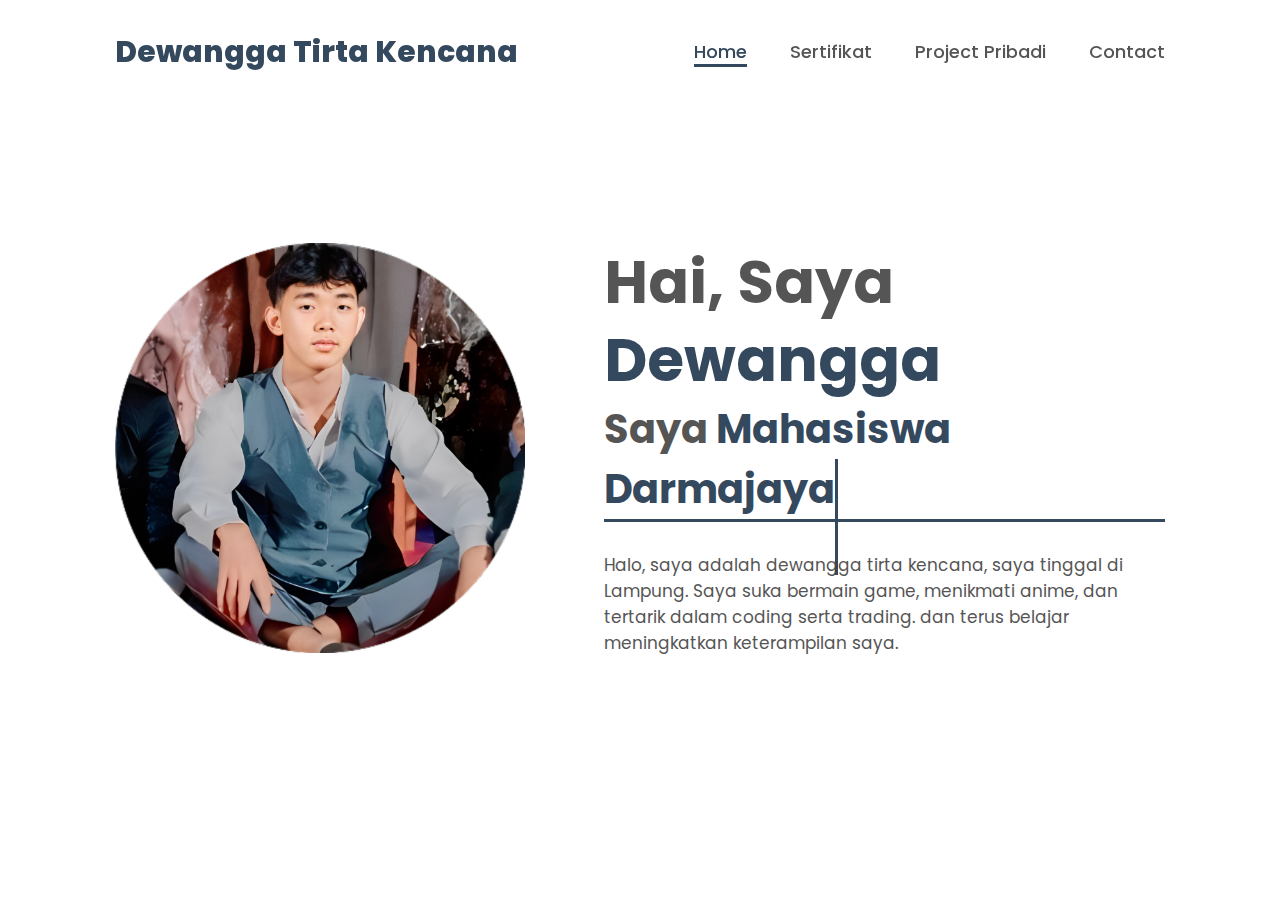
<file: index.html>
<!DOCTYPE html>
<html lang="en">
  <head>
    <meta charset="UTF-8" />
    <meta name="viewport" content="width=device-width, initial-scale=1.0" />
    <title>My Portofolio</title>

    <!-- css -->
    <link rel="stylesheet" href="./assets/css/style.css" />

    <!-- Font -->
    <link rel="preconnect" href="https://fonts.googleapis.com" />
    <link rel="preconnect" href="https://fonts.gstatic.com" crossorigin />
    <link
      href="https://fonts.googleapis.com/css2?family=Poppins:ital,wght@0,100;0,200;0,300;0,400;0,500;0,600;0,700;0,800;0,900;1,100;1,200;1,300;1,400;1,500;1,600;1,700;1,800;1,900&display=swap"
      rel="stylesheet"
    />
  </head>
  <body>
    <!-- header start -->
    <header>
      <a href="#" class="Logo">Dewangga Tirta Kencana</a>

      <!-- Navigasi start -->
      <nav>
        <a href="#" class="active">Home</a>
        <a href="sertifikat.html">Sertifikat</a>
        <a href="Project.html">Project Pribadi</a>
        <a href="contact.html">Contact</a>
      </nav>
      <!-- navigasi end -->
      <div class="menu-icon">
        <img src="./assets/img/navbar icon.png" alt="Icon Menu" />
      </div>
    </header>
    <!-- Header end -->

    <!-- Section start -->
    <section class="home">
      <div class="home-img">
        <img src="./assets/img/foto (1).png" />
      </div>
      <div class="home-content">
        <h1>Hai, Saya <span>Dewangga</span></h1>
        <h3 class="typing-text">Saya <span></span></h3>
        <p>
          Halo, saya adalah dewangga tirta kencana, saya tinggal di Lampung.
          Saya suka bermain game, menikmati anime, dan tertarik dalam coding
          serta trading. dan terus belajar meningkatkan keterampilan saya.
        </p>
      </div>
    </section>

    <script>
      const nav = document.querySelector("nav");
      const menuIcon = document.querySelector(".menu-icon");

      menuIcon.addEventListener("click", (event) => {
        event.stopPropagation();
        nav.classList.toggle("active");
      });

      document.addEventListener("click", (event) => {
        if (!nav.contains(event.target) && !menuIcon.contains(event.target)) {
          nav.classList.remove("active");
        }
      });
    </script>
  </body>
</html>
</file>
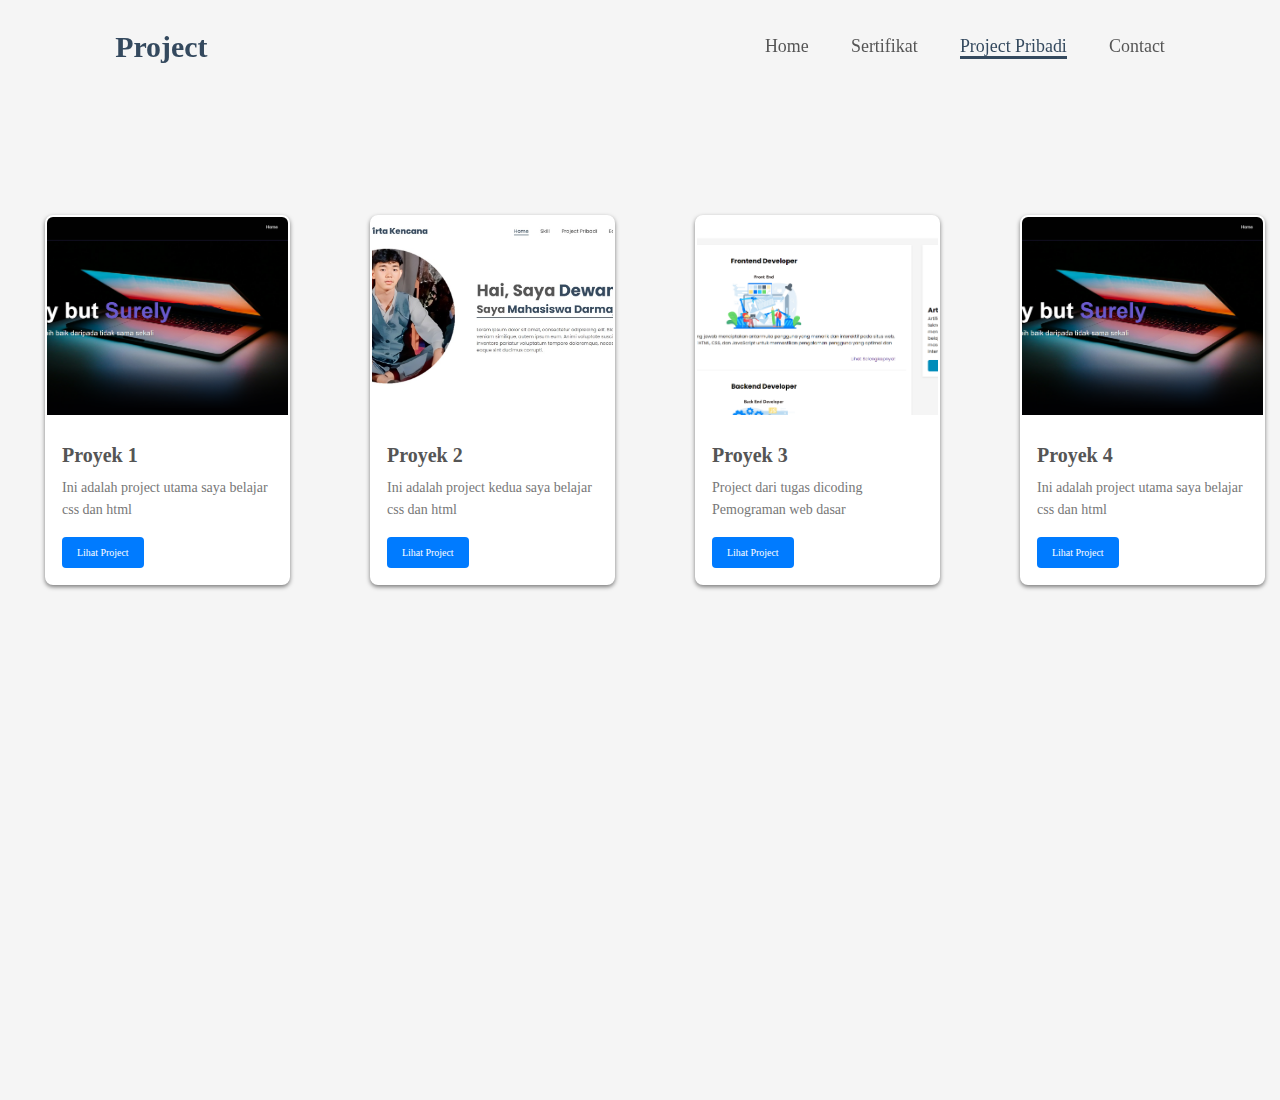
<file: Project.html>
<!DOCTYPE html>
<html lang="en">
  <head>
    <meta charset="UTF-8" />
    <meta name="viewport" content="width=device-width, initial-scale=1.0" />
    <title>Project</title>

    <!-- CSS -->
    <link rel="stylesheet" href="./assets/css/project.css"
  </head>

  <header>
    <a href="#" class="Logo">Project</a>

    <!-- Navigasi start -->
    <nav>
      <a href="index.html">Home</a>
      <a href="sertifikat.html">Sertifikat</a>
      <a href="Project.html" class="active">Project Pribadi</a>
      <a href="contact.html">Contact</a>
    </nav>
    <div class="menu-icon">
      <img src="./assets/img/navbar icon.png" alt="Icon Menu" />
    </div>
    <!-- navigasi end -->
  </header>
  <!-- Header end -->
  <body>
    <!-- section  -->
    <section class="container">
      <div class="card">
        <img src="./assets/img/project1.png" alt="project 1" />
        <div class="card-content">
          <h3>Proyek 1</h3>
          <p>Ini adalah project utama saya belajar css dan html</p>
          <a
            href="https://shiro-root.github.io/mywebsite/#home"
            target="_blank"
            class="card-button"
            >Lihat Project</a
          >
        </div>
      </div>
      <div class="card">
        <img src="./assets/img/project2.jpg" alt="project 2" />
        <div class="card-content">
          <h3>Proyek 2</h3>
          <p>Ini adalah project kedua saya belajar css dan html</p>
          <a
            href="https://shiro-root.github.io/portofoliodewangga/"
            class="card-button"
            >Lihat Project</a
          >
        </div>
      </div>
      <div class="card">
        <img src="./assets/img/project3.png" alt="project 1" />
        <div class="card-content">
          <h3>Proyek 3</h3>
          <p>Project dari tugas dicoding Pemograman web dasar</p>
          <a href="https://shiro-root.github.io/tugasweb/" class="card-button"
            >Lihat Project</a
          >
        </div>
      </div>
      <div class="card">
        <img src="./assets/img/project1.png" alt="project 1" />
        <div class="card-content">
          <h3>Proyek 4</h3>
          <p>Ini adalah project utama saya belajar css dan html</p>
          <a
            href="https://shiro-root.github.io/mywebsite/#home"
            target="_blank"
            class="card-button"
            >Lihat Project</a
          >
        </div>
      </div>
    </section>
    <script>
      const nav = document.querySelector("nav");
      const menuIcon = document.querySelector(".menu-icon");

      menuIcon.addEventListener("click", (event) => {
        event.stopPropagation();
        nav.classList.toggle("active");
      });

      document.addEventListener("click", (event) => {
        if (!nav.contains(event.target) && !menuIcon.contains(event.target)) {
          nav.classList.remove("active");
        }
      });
    </script>
  </body>
</html>
</file>
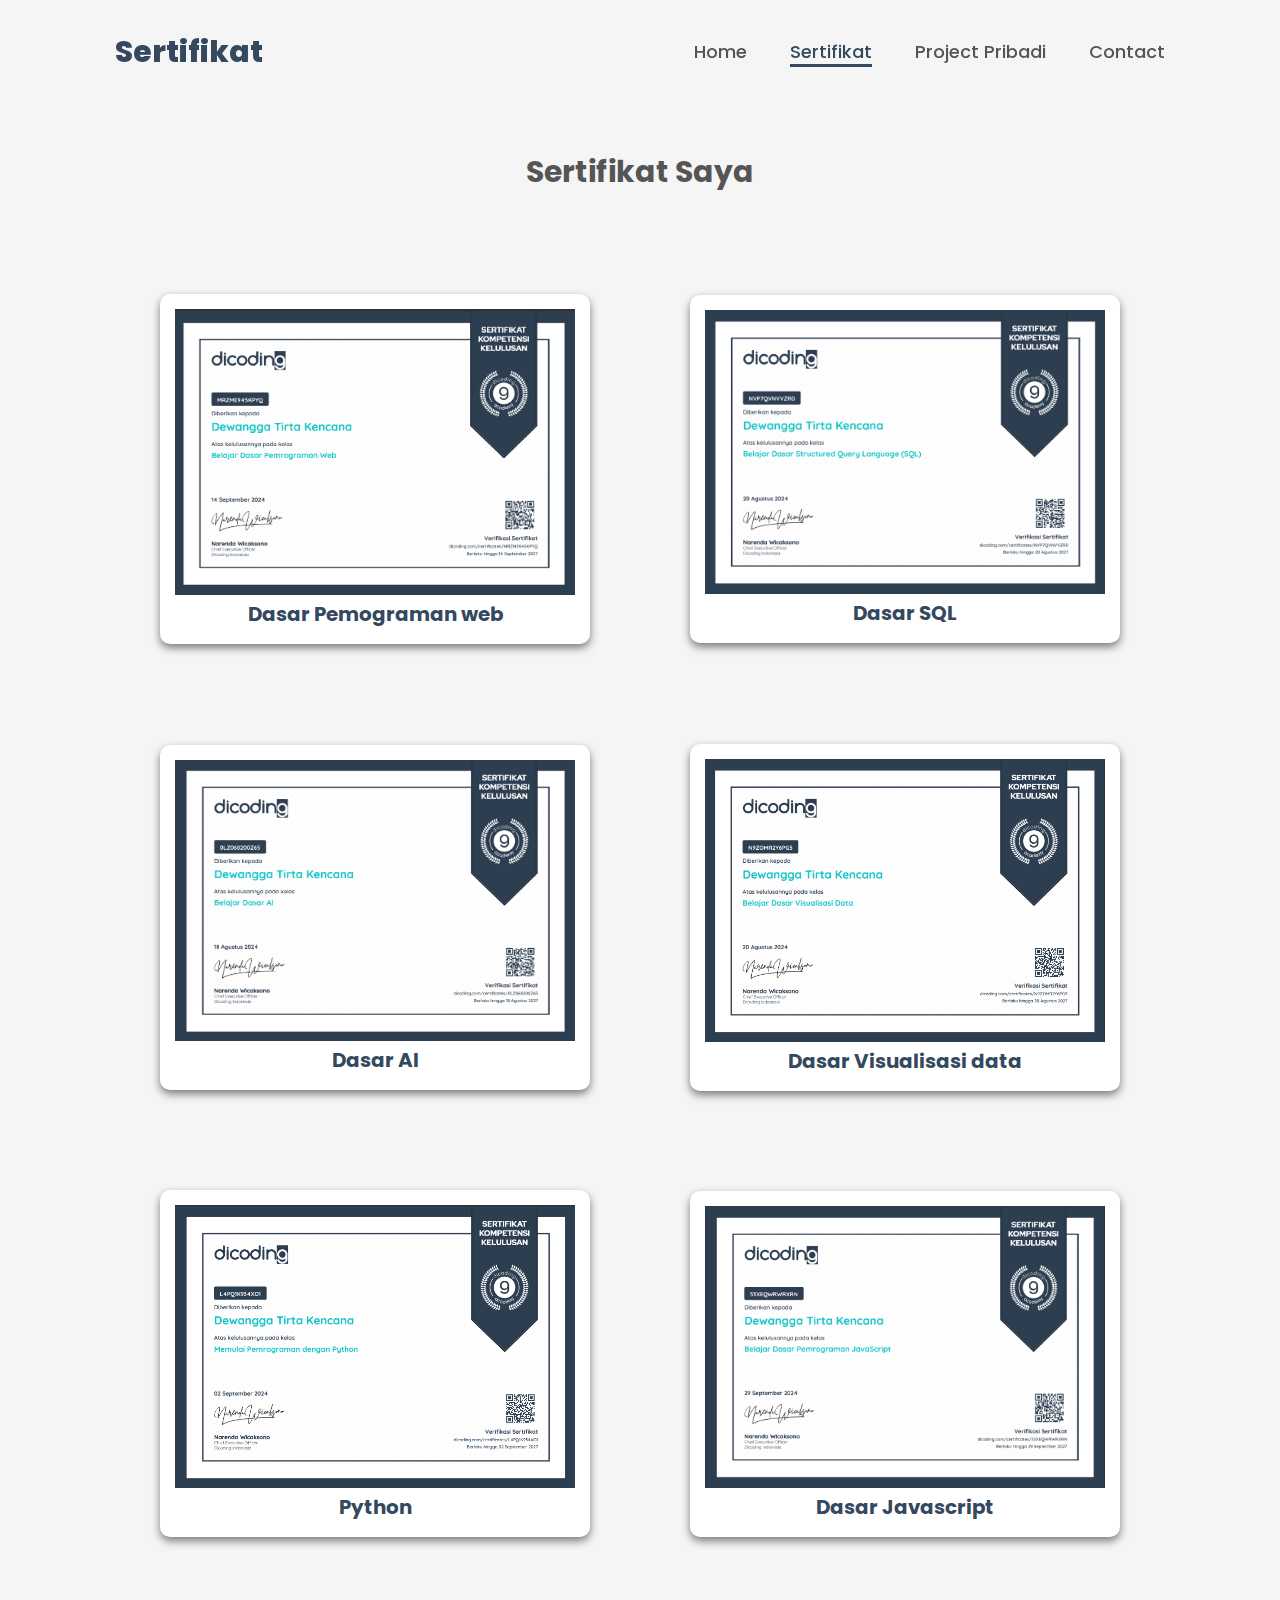
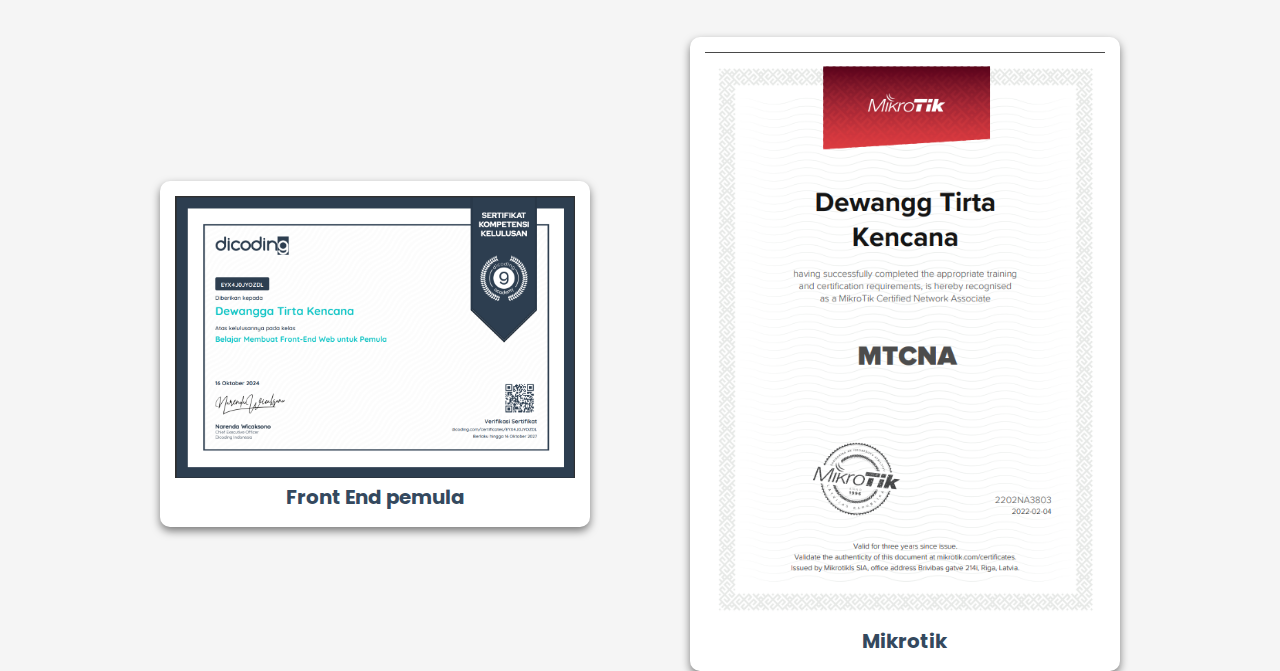
<file: sertifikat.html>
<!DOCTYPE html>
<html lang="en">
  <head>
    <meta charset="UTF-8" />
    <meta name="viewport" content="width=device-width, initial-scale=1.0" />
    <title>Skill</title>

    <link rel="stylesheet" href="./assets/css/style.css" />
  </head>
  <body>
    <!-- header start -->
    <header>
      <a href="#" class="Logo">Sertifikat</a>

      <!-- Navigasi start -->
      <nav>
        <a href="index.html">Home</a>
        <a href="sertifikat.html" class="active">Sertifikat</a>
        <a href="Project.html">Project Pribadi</a>
        <a href="contact.html">Contact</a>
      </nav>
      <!-- navigasi end -->
      <div class="menu-icon">
        <img src="./assets/img/navbar icon.png" alt="Icon Menu" />
      </div>
    </header>
    <!-- Header end -->

    <!-- Section start -->
    <div class="judulSerti">
      <h2>Sertifikat Saya</h2>
    </div>
    <div class="container">
      <div class="kotak">
        <img src="./assets/img/sertifikatWeb.png" />
        <h2>Dasar Pemograman web</h2>
      </div>
      <div class="kotak">
        <img src="./assets/img/dasarSQL.png" />
        <h2>Dasar SQL</h2>
      </div>
      <div class="kotak">
        <img src="./assets/img/dasarAI.png" />
        <h2>Dasar AI</h2>
      </div>
      <div class="kotak">
        <img src="./assets/img/dasarVisualisasidata.png" />
        <h2>Dasar Visualisasi data</h2>
      </div>
      <div class="kotak">
        <img src="./assets/img/Python.png" />
        <h2>Python</h2>
      </div>
      <div class="kotak">
        <img src="./assets/img/dasarJS.png" />
        <h2>Dasar Javascript</h2>
      </div>
      <div class="kotak">
        <img src="./assets/img/FrontendPemula.png" />
        <h2>Front End pemula</h2>
      </div>
      <div class="kotak">
        <img src="./assets/img/mikrotik.png" />
        <h2>Mikrotik</h2>
      </div>
    </div>

    <script>
      const nav = document.querySelector("nav");
      const menuIcon = document.querySelector(".menu-icon");

      menuIcon.addEventListener("click", (event) => {
        event.stopPropagation();
        nav.classList.toggle("active");
      });

      document.addEventListener("click", (event) => {
        if (!nav.contains(event.target) && !menuIcon.contains(event.target)) {
          nav.classList.remove("active");
        }
      });
    </script>
  </body>
</html>
</file>
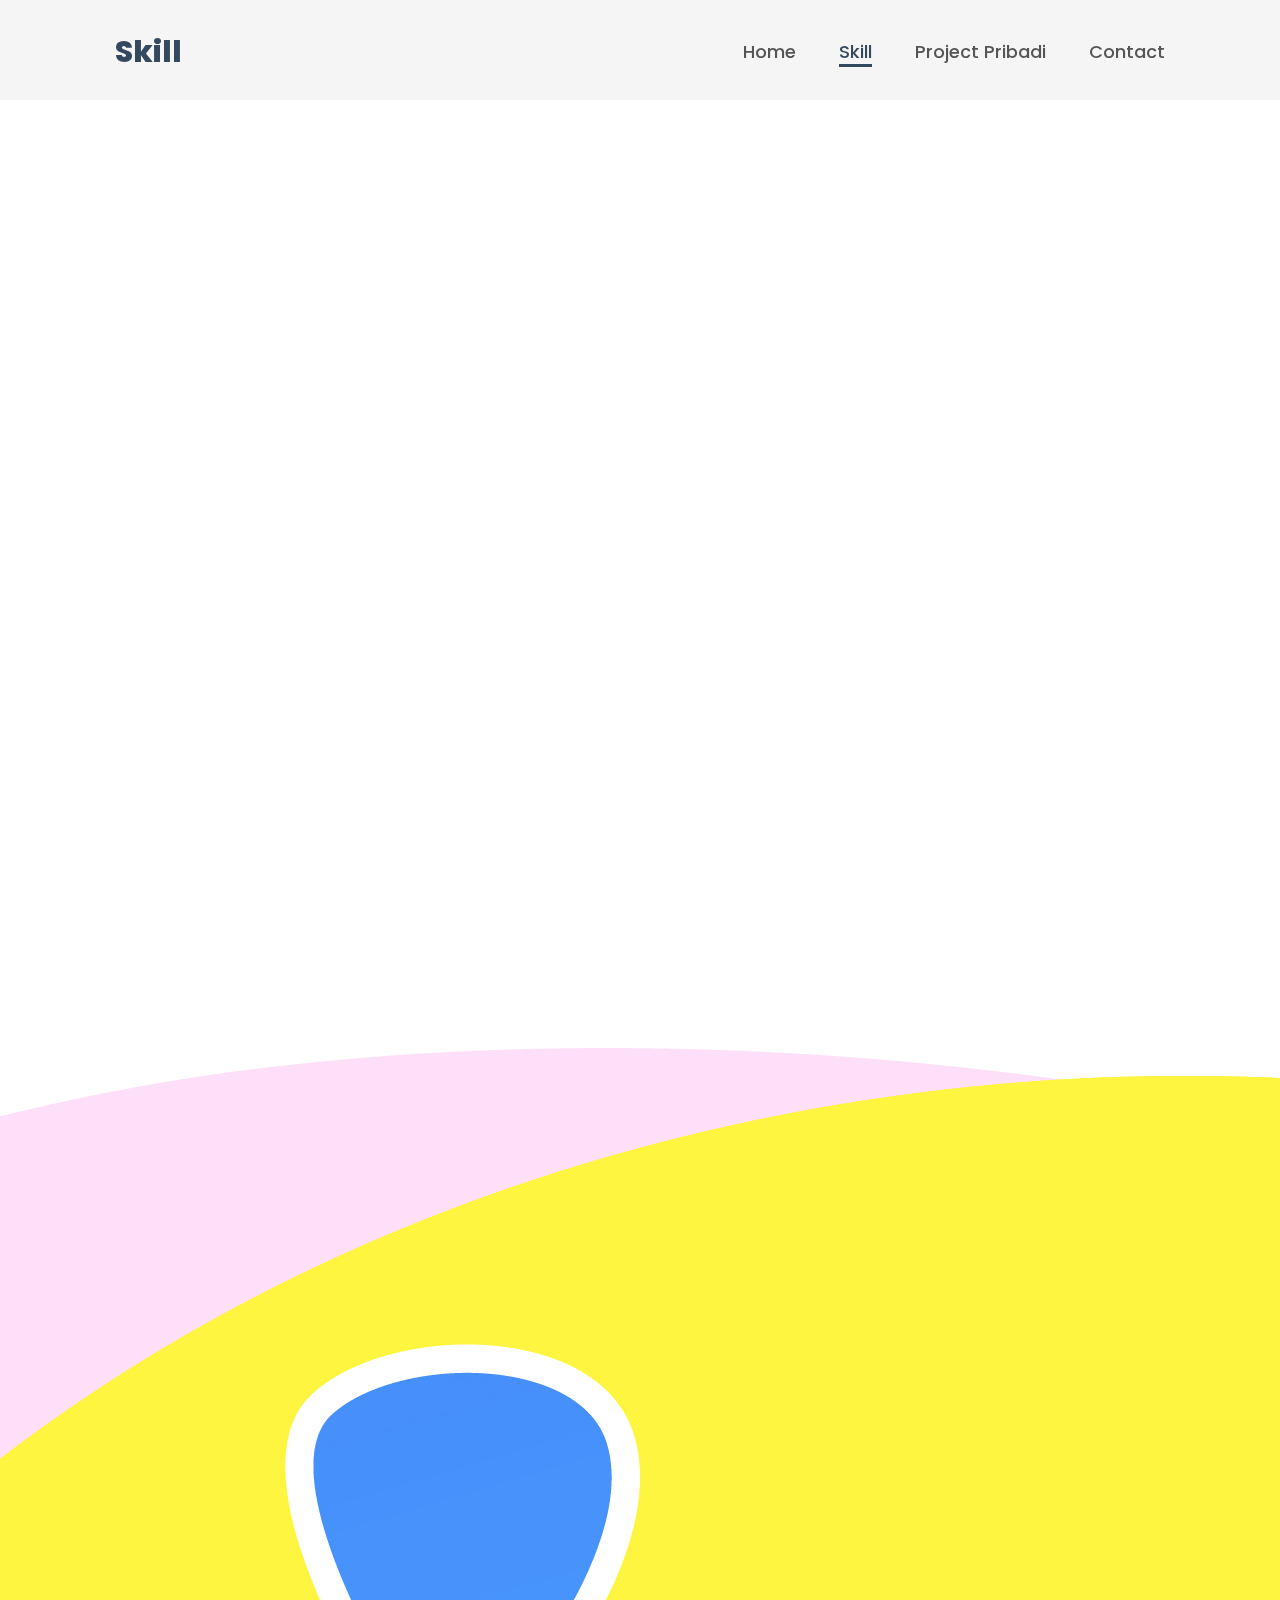
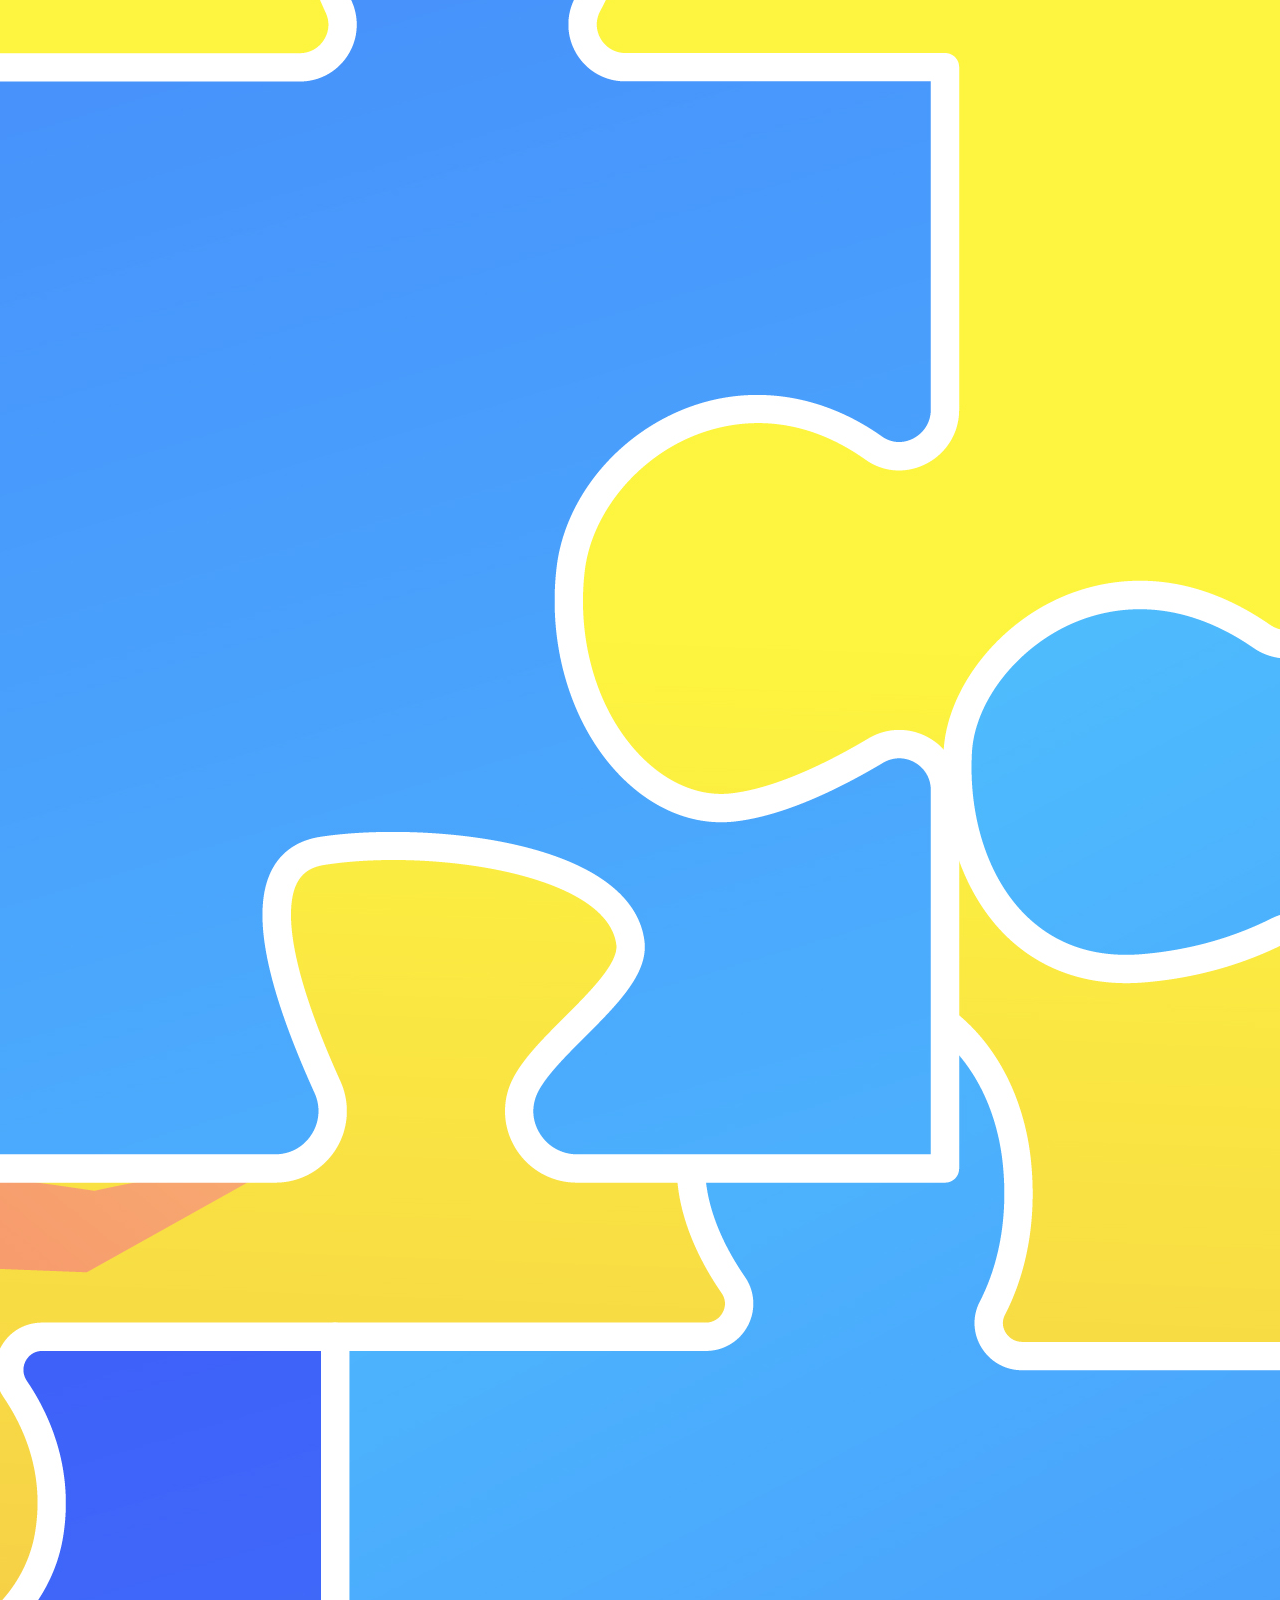
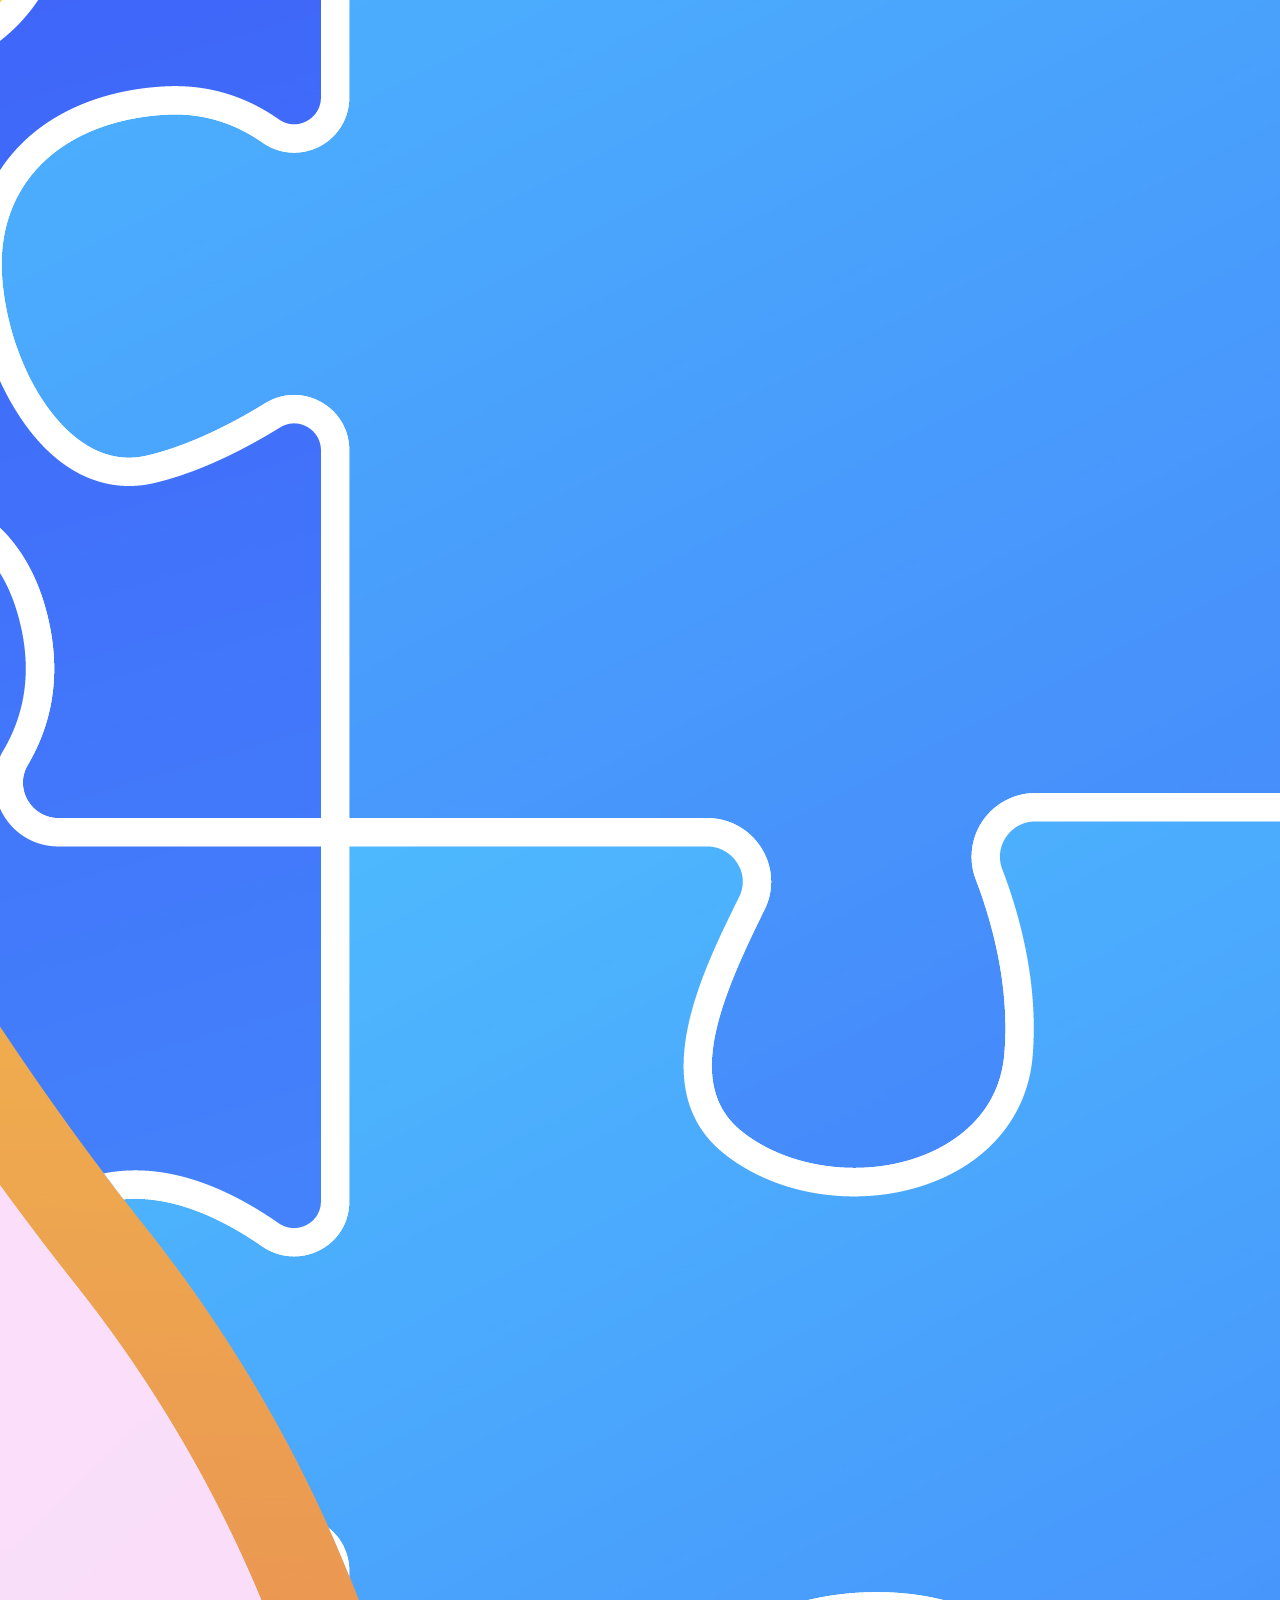
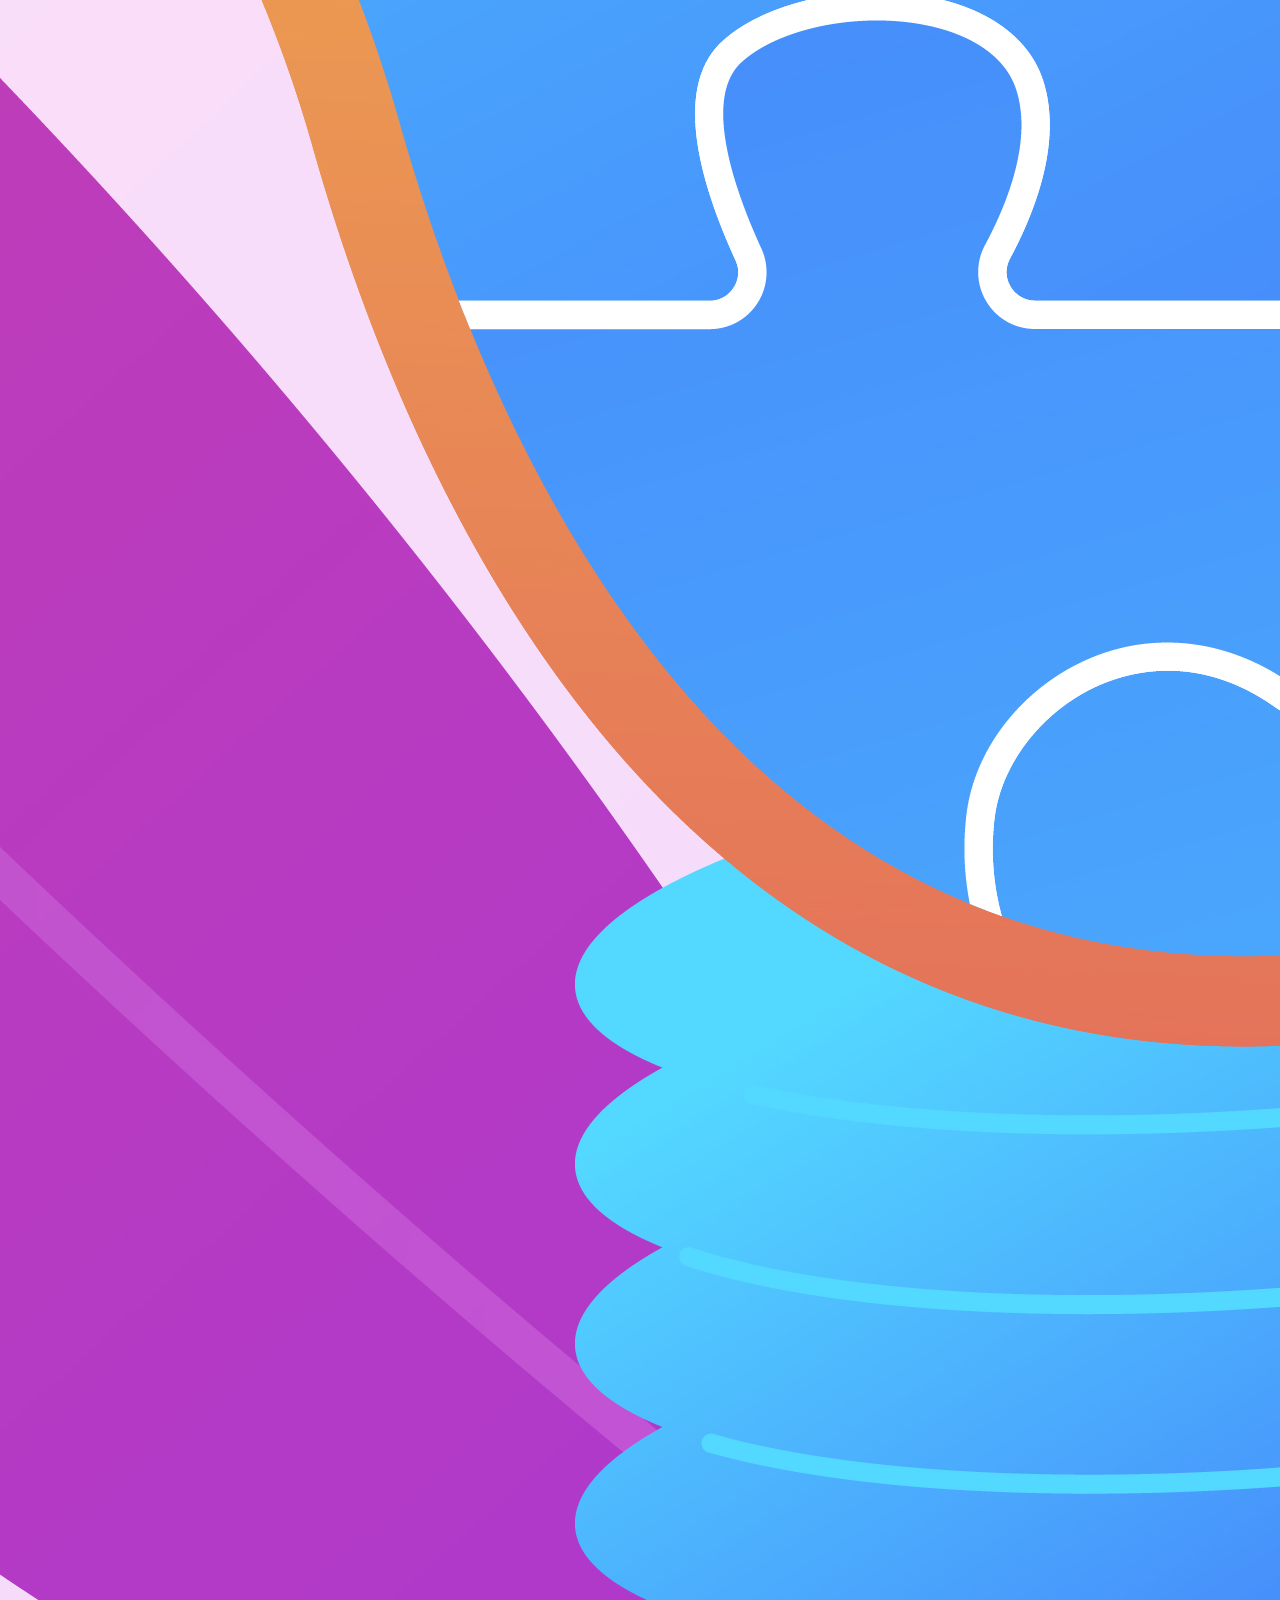
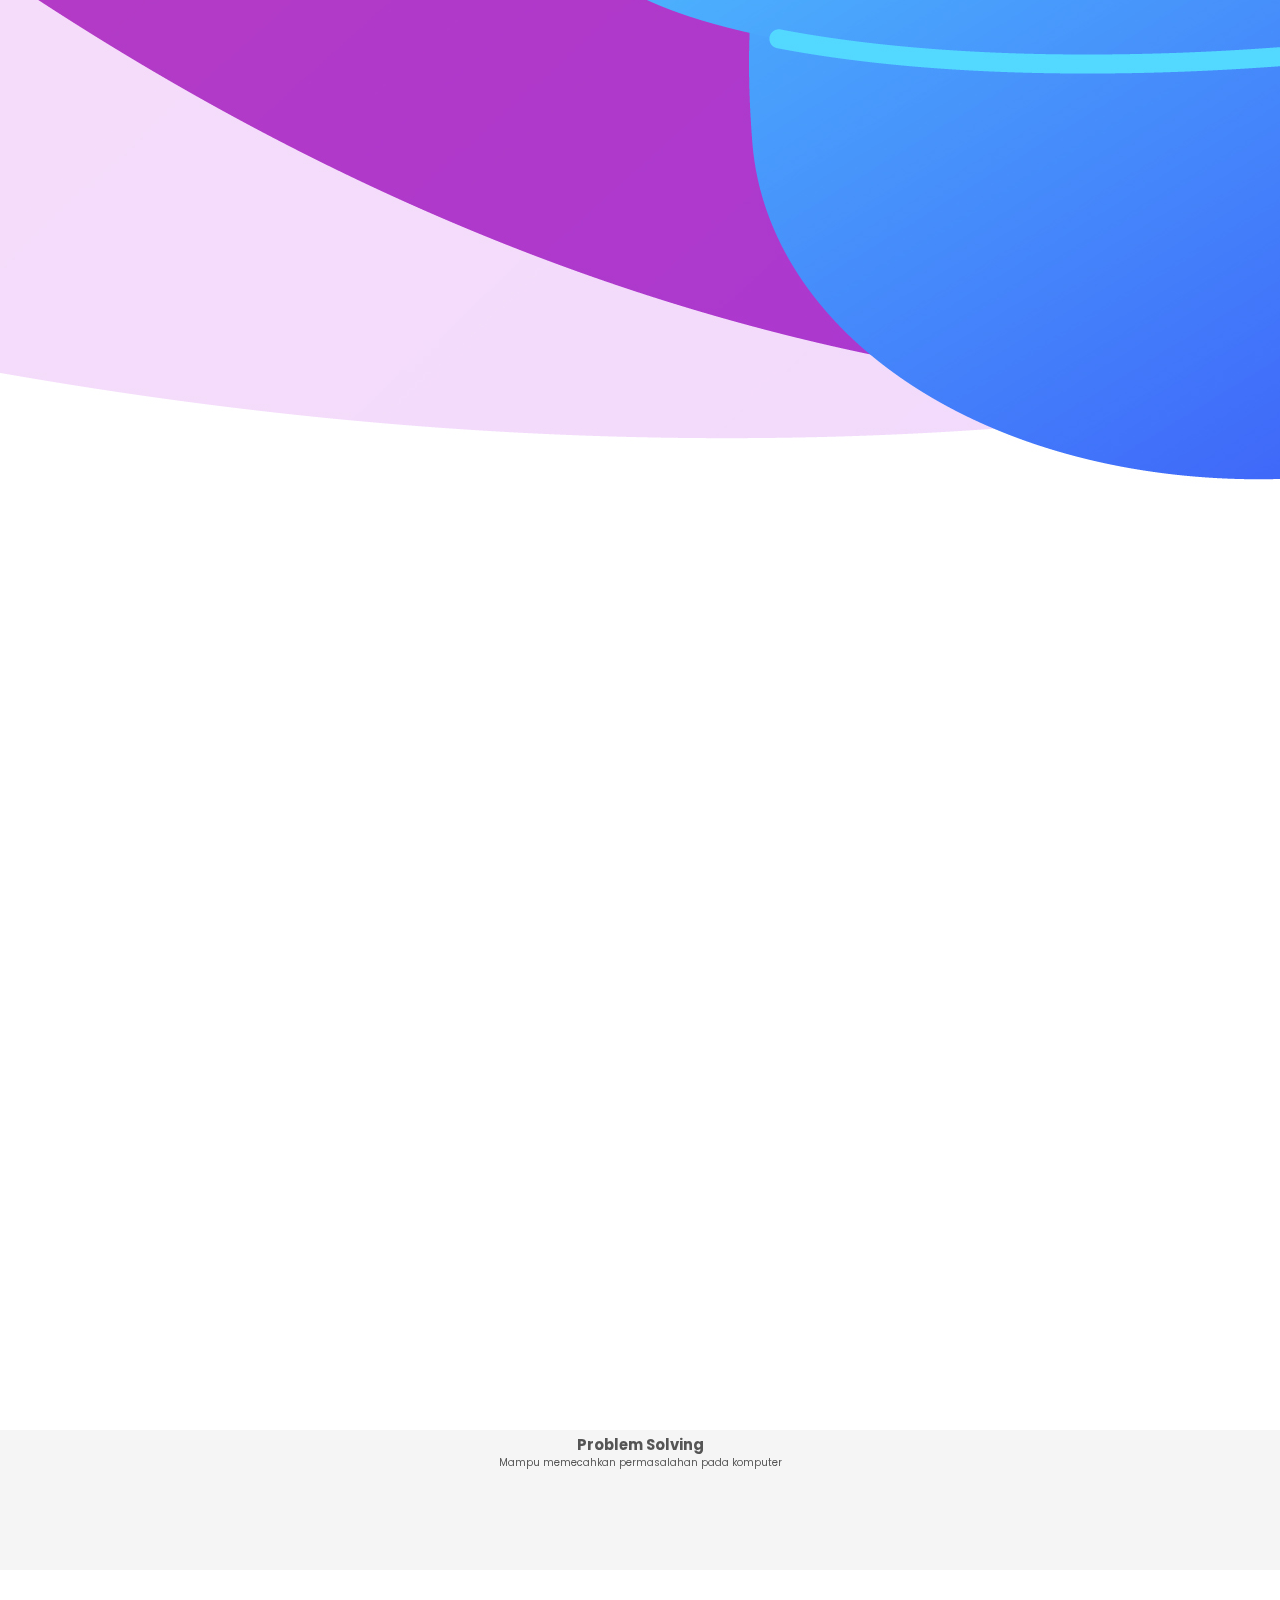
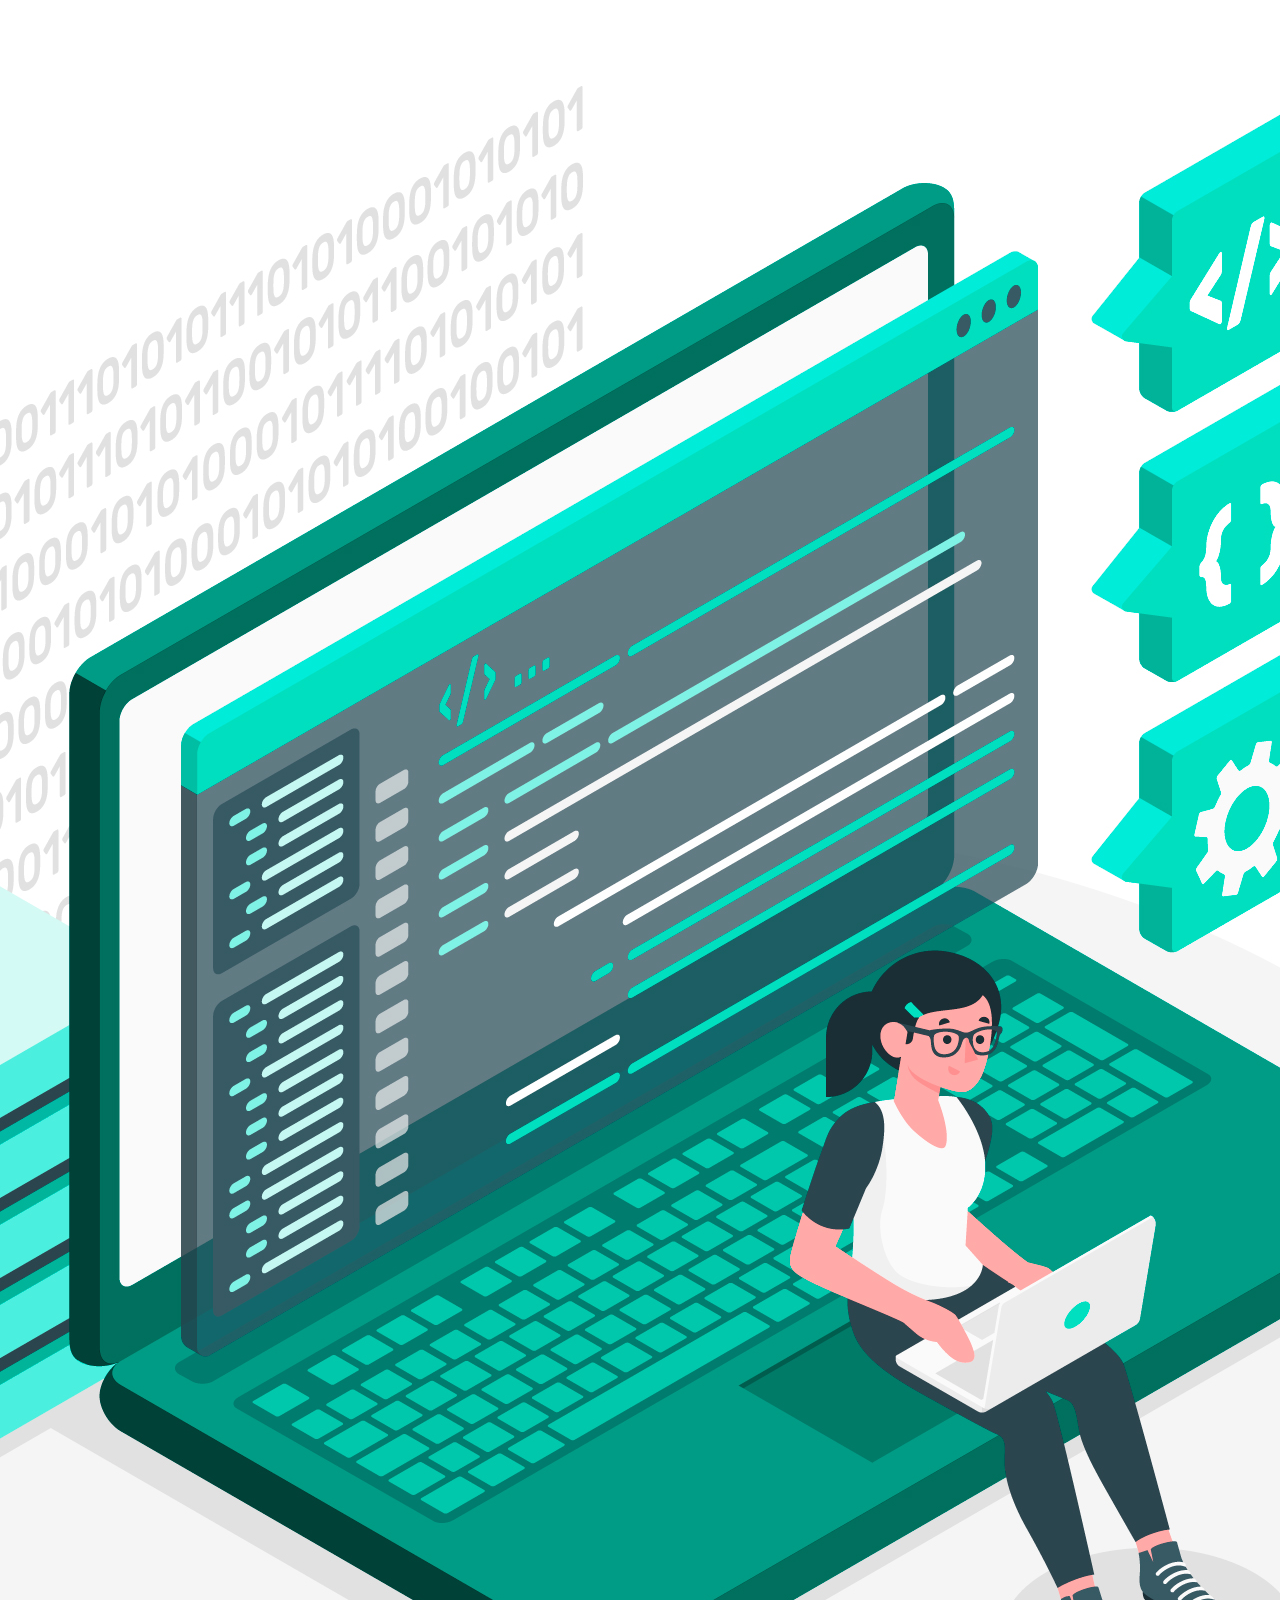
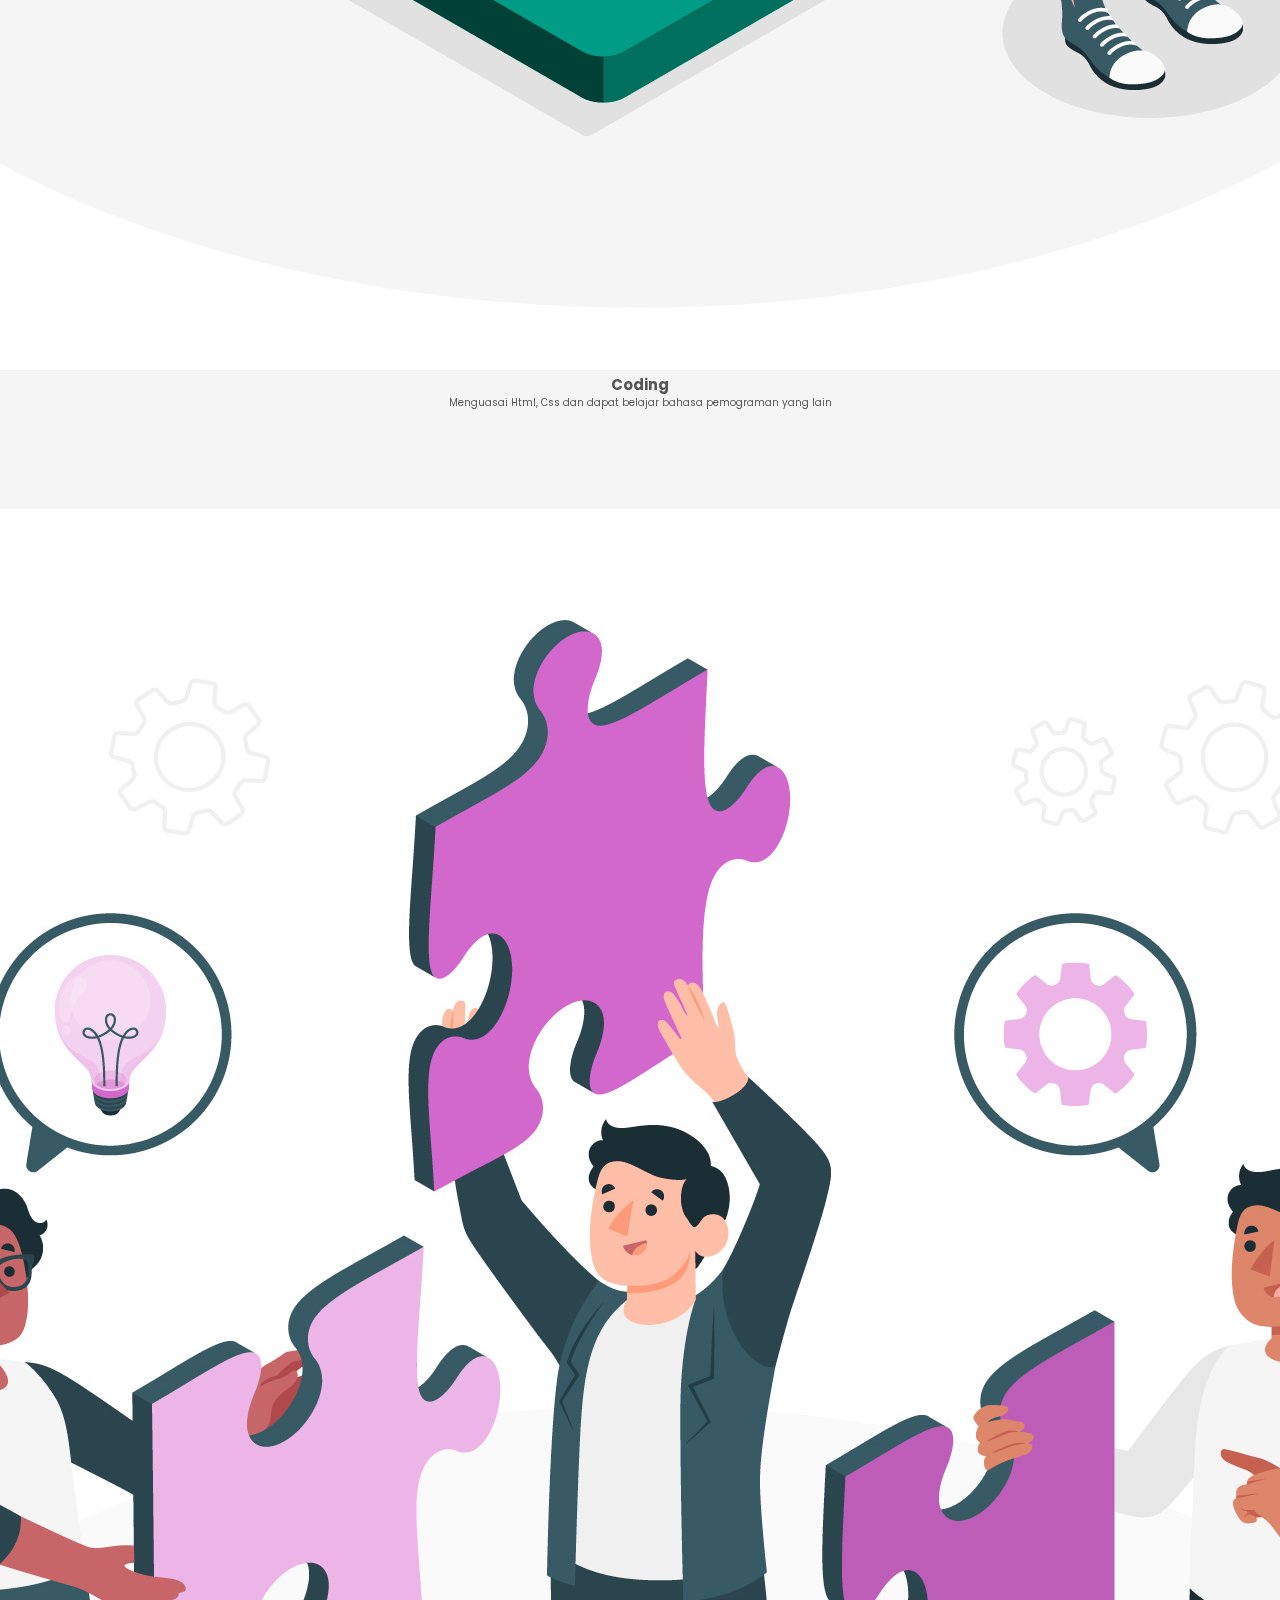
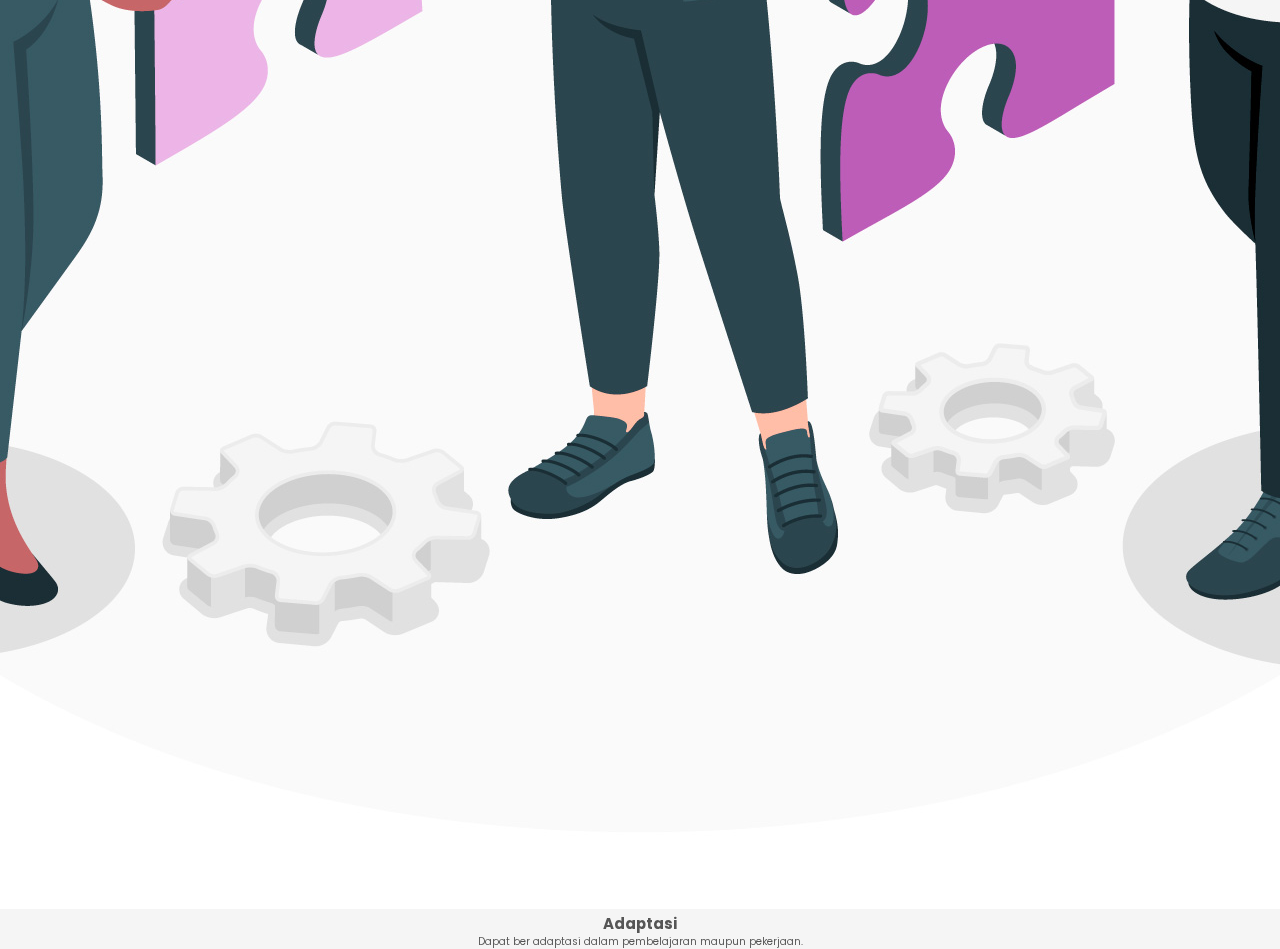
<file: skill.html>
<!DOCTYPE html>
<html lang="en">
  <head>
    <meta charset="UTF-8" />
    <meta name="viewport" content="width=device-width, initial-scale=1.0" />
    <title>Skill</title>

    <link rel="stylesheet" href="./assets/css/style.css" />
  </head>
  <body>
    <!-- header start -->
    <header>
      <a href="#" class="Logo">Skill</a>

      <!-- Navigasi start -->
      <nav>
        <a href="index.html">Home</a>
        <a href="skill.html" class="active">Skill</a>
        <a href="Project.html">Project Pribadi</a>
        <a href="contact.html">Contact</a>
      </nav>
      <!-- navigasi end -->
      <div class="menu-icon">
        <img src="./assets/img/navbar icon.png" alt="Icon Menu" />
      </div>
    </header>
    <!-- Header end -->

    <!-- Section start -->
    <div class="container">
      <div class="kotak1">
        <img src="./assets/img/skill1.jpg" />
        <h2>Problem Solving</h2>
        <p>Mampu memecahkan permasalahan pada komputer</p>
      </div>
      <div class="kotak2">
        <img src="./assets/img/skill2.jpg" />
        <h2>Coding</h2>
        <p>Menguasai Html, Css dan dapat belajar bahasa pemograman yang lain</p>
      </div>
      <div class="kotak3">
        <img src="./assets/img/skill3.jpg" />
        <h2>Adaptasi</h2>
        <p>Dapat ber adaptasi dalam pembelajaran maupun pekerjaan.</p>
      </div>
    </div>

    <script>
      const nav = document.querySelector("nav");
      const menuIcon = document.querySelector(".menu-icon");

      menuIcon.addEventListener("click", (event) => {
        event.stopPropagation();
        nav.classList.toggle("active");
      });

      document.addEventListener("click", (event) => {
        if (!nav.contains(event.target) && !menuIcon.contains(event.target)) {
          nav.classList.remove("active");
        }
      });
    </script>
  </body>
</html>
</file>
<file: assets/css/style.css>
@import url("https://fonts.googleapis.com/css2?family=Poppins%3Awght%40100%3B200%3B300%3B400%3B500%3B600&display=swap%27%29%3B");

* {
  margin: 0;
  padding: 0;
  box-sizing: border-box;
  text-decoration: none;
  border: none;
  font-family: "Poppins", "sans-serif";
}

html {
  font-size: 62.2%;
}

body {
  width: 100%;
  height: 100vh;
  background-color: #f5f5f5;
  color: #555555;
  overflow-x: hidden;
}

header {
  margin-top: 20px;
  position: fixed;
  top: 0;
  left: 0;
  width: 100%;
  padding: 1rem 9%;
  background: transparent;
  filter: drop-shadow(10px);
  display: flex;
  justify-content: space-between;
  align-items: center;
  z-index: 100;
}

.Logo {
  font-size: 3rem;
  color: #34495e;
  font-weight: 800;
  cursor: pointer;
  transition: 0.5s ease;
}

.Logo:hover {
  transform: scale(1.1);
}

nav a {
  font-size: 1.8rem;
  margin-left: 4rem;
  color: #555555;
  font-weight: 500;
  transition: 0.3 ease;
  border-bottom: 3px solid transparent;
}

nav a:hover,
nav a.active {
  color: #34495e;
  border-bottom: 3px solid;
}

section {
  padding: 5rem 9% 5rem;
}

.home {
  display: flex;
  justify-content: center;
  align-items: center;
  gap: 8rem;
  background-color: #fff;
  min-height: 100vh;
  box-shadow: 0 2px 6px rgba(0, 0, 0, 0.1);
}

.home .home-content h1 {
  font-size: 6rem;
  font-weight: 700;
  line-height: 1.3;
}

span {
  color: #34495e;
}

.home-content p {
  font-size: 1.7rem;
  margin-top: 3rem;
}

.home-content h3 {
  font-size: 4rem;
  margin-bottom: 1rem;
  font-weight: 700;
  border-bottom: 3px solid #34495e;
}

.home-img {
  border-radius: 50%;
}

.home-img img {
  position: relative;
  width: 32vw;
  box-shadow: 0 0 25px solid #34495e;
  cursor: pointer;
  transition: 0.2s linear;
}

.typing-text {
  font-size: 34px;
  font-weight: 600;
  min-width: 280px;
}

.typing-text span {
  position: relative;
}

.typing-text span::before {
  content: "Mahasiswa Darmajaya";
  color: #34495e;
  animation: words 20s infinite;
}

.typing-text span::after {
  content: "";
  background-color: white;
  position: absolute;
  width: calc(100% +8px);
  height: 100%;
  border-left: 3px solid;
  right: -8;
  animation: cursor 0.6s infinite;
}

.container {
  display: flex;
  text-align: center;
  justify-content: center;
  align-items: center;
  gap: 10rem;
  margin-top: 100px;
  flex-wrap: wrap;
}

.judulSerti {
  font-weight: 800;
  font-size: 2rem;
  display: flex;
  justify-content: center;
  align-items: center;
  margin-top: 150px;
}

.kotak {
  padding: 15px;
  height: auto;
  border-radius: 10px;
  box-shadow: 0 4px 8px rgba(0, 0, 0, 0.5);
  background-color: white;
}
.kotak img {
  width: 400px;
}

.kotak:hover {
  transform: scale(1.05);
  transition: 0.8s ease;
  cursor: pointer;
}

.kotak h2 {
  color: #34495e;
  font-size: 2rem;
}
.kotak p {
  font-size: 1.5rem;
}

.menu-icon {
  cursor: pointer;
  display: none;
}

.menu-icon img {
  width: 30px;
  height: auto;
}

@keyframes cursor {
  to {
    border-left: 3px solid;
  }
}

@keyframes words {
  0%,
  50% {
    content: "Mahasiswa Darmajaya";
  }

  51%,
  100% {
    content: "Web Designer";
  }
}

@media (max-width: 995px) {
  nav {
    position: absolute;
    display: none;
    top: 0;
    right: 0;
    width: 40%;
    border-left: 1px solid #34495e;
    border-bottom: 3px solid #34495e;
    border-bottom-left-radius: 2rem;
    padding: 1rem;
    background-color: white;
    border-top: 0.1rem solid;
    transform: translateX(100%);
    transition: transform 0.3 ease;
  }

  nav.active {
    display: block;
    transform: translateX(0);
    height: 100vh;
  }

  nav a {
    display: block;
    font-size: 2rem;
    margin: 3rem 0;
    border-bottom: 1px solid #333;
    border-radius: 0.5rem;
  }

  nav a:hover,
  nav a.active {
    padding: 1rem;
    color: #0056b3;
  }

  .home {
    flex-direction: column;
    margin: 5px 4px 2px 4px;
    background-color: #f5f5f5;
  }
  .home .home-content h3 {
    font-size: 2.5rem;
  }
  .home .home-content h1 {
    font-size: 5rem;
  }
  .home-img img {
    width: 70vw;
    margin-top: 4rem;
  }

  .container {
    display: flex;
    flex-direction: column;
    gap: 5rem;
    margin-top: 150px;
    justify-content: center;
  }

  .kotak1,
  kotak2,
  kotak3 h2 {
    font-size: 2.5rem;
  }

  .kotak1,
  .kotak2,
  .kotak3 {
    width: 250px;
    height: 250px;
  }

  .kotak1 img,
  .kotak2 img,
  .kotak3 img {
    width: 80px;
  }

  .menu-icon {
    display: block;
  }
}
@media (max-width: 1000px) {
  .home {
    gap: 4rem;
  }
}
</file>
<file: assets/css/project.css>
* {
  margin: 0;
  padding: 0;
  box-sizing: border-box;
  text-decoration: none;
  border: none;
  font-family: "Poppins", "sans-serif";
}

html {
  font-size: 62.2%;
}

body {
  width: 100%;
  height: 100vh;
  background-color: #f5f5f5;
  color: #555555;
  overflow-x: hidden;
}

header {
  margin-top: 20px;
  position: fixed;
  top: 0;
  left: 0;
  width: 100%;
  padding: 1rem 9%;
  background: transparent;
  filter: drop-shadow(10px);
  display: flex;
  justify-content: space-between;
  align-items: center;
  z-index: 100;
}

.Logo {
  font-size: 3rem;
  color: #34495e;
  font-weight: 800;
  cursor: pointer;
  transition: 0.5s ease;
}

.Logo:hover {
  transform: scale(1.1);
}

nav a {
  font-size: 1.8rem;
  margin-left: 4rem;
  color: #555555;
  font-weight: 500;
  transition: 0.3 ease;
  border-bottom: 3px solid transparent;
}

nav a:hover,
nav a.active {
  color: #34495e;
  border-bottom: 3px solid;
}

section.container {
  display: flex;
  margin: 200px auto;
  justify-content: center;
  gap: 50px;
  padding: 15px;
}



.card {
  border: 2px solid #fff;
  border-radius: 8px;
  overflow: hidden;
  width: 300px;
  margin-left: 30px;
  box-shadow: 0 2px 4px rgba(0, 0, 0, 0.5);
  transition: transform 0.3 ease;
  background-color: #fff;
}

.card:hover {
  transform: translateY(-10px);
}

.card img {
  width: 100%;
  height: 200px;
  object-fit: cover;
  border-bottom: 2px solid #fff;
}

.card .card-content {
  padding: 15px;
}
.card h3 {
  font-size: 20px;
  margin: 10px 0;
}

.card p {
  color: #777;
  font-size: 14px;
  line-height: 1.6;
  margin-bottom: 15px;
}

.card .card-button {
  display: inline-block;
  padding: 10px 15px;
  background-color: #007bff;
  color: #fff;
  text-decoration: none;
  border-radius: 4px;
  transition: background-color 0.3 ease;
}

.card .card-button:hover {
  background-color: #0056b3;
}

.menu-icon {
  cursor: pointer;
  display: none;
}

.menu-icon img {
  width: 30px;
  height: auto;
}

@media (max-width: 995px) {
  nav {
    position: absolute;
    display: none;
    top: 0;
    right: 0;
    width: 40%;
    border-left: 1px solid #34495e;
    border-bottom: 3px solid #34495e;
    border-bottom-left-radius: 2rem;
    padding: 1rem;
    background-color: white;
    border-top: 0.1rem solid;
    transform: translateX(100%);
    transition: transform 0.3 ease;
  }

  nav.active {
    display: block;
    transform: translateX(0);
    height: 100vh;
  }

  nav a {
    display: block;
    font-size: 2rem;
    margin: 3rem 0;
    border-bottom: 1px solid #333;
    border-radius: 0.5rem;
  }

  nav a:hover,
  nav a.active {
    padding: 1rem;
    color: #0056b3;
  }

  .container {
    display: flex;
    flex-direction: column;
    gap: 5rem;
    margin-top: 150px auto;
    align-items: center;
  }

  .card {
    height: auto;
    width: 300px;
    border-top: 1px solid #333;
  }

  .card img {
    border-bottom: 4px solid #0056b3;
  }

  .menu-icon {
    display: block;
  }
}

@media (max-width: 1000px) {
  .home {
    gap: 4rem;
  }
}
</file>
